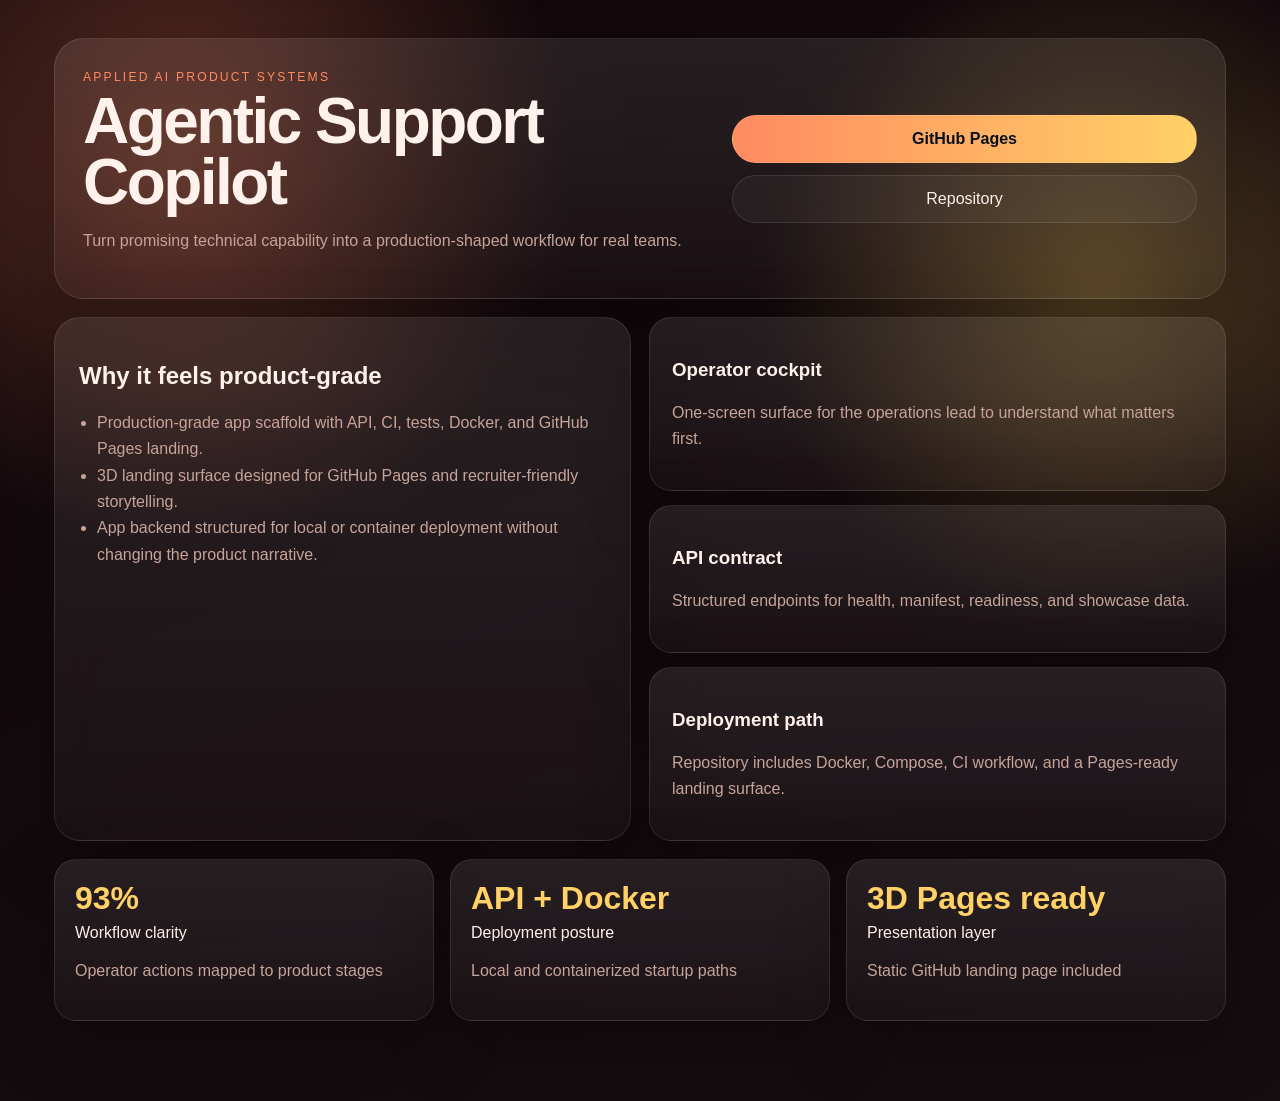
<file: docs/index.html>
<!DOCTYPE html>
<html lang="en">
<head>
  <meta charset="UTF-8" />
  <meta name="viewport" content="width=device-width, initial-scale=1.0" />
  <title>Agentic Support Copilot Landing</title>
  <link rel="stylesheet" href="landing.css" />
</head>
<body>
  <div class="scene" id="scene">
    <div class="backdrop"></div>
    <main class="deck">
      <section class="hero-card glass">
        <div>
          <span class="eyebrow">Applied AI product systems</span>
          <h1>Agentic Support Copilot</h1>
          <p>Turn promising technical capability into a production-shaped workflow for real teams.</p>
        </div>
        <nav class="cta-stack">
          <a class="cta primary" href="https://r-behera.github.io/agentic-support-copilot/">GitHub Pages</a>
          <a class="cta" href="https://github.com/R-behera/agentic-support-copilot">Repository</a>
        </nav>
      </section>
      <section class="orbit-grid">
        <div class="glass panel large">
          <h2>Why it feels product-grade</h2>
          <ul><li>Production-grade app scaffold with API, CI, tests, Docker, and GitHub Pages landing.</li><li>3D landing surface designed for GitHub Pages and recruiter-friendly storytelling.</li><li>App backend structured for local or container deployment without changing the product narrative.</li></ul>
        </div>
        <div id="cards" class="card-stack"></div>
      </section>
      <section class="metrics-row" id="metrics"></section>
    </main>
  </div>
  <script>window.PROJECT_MANIFEST = {"slug": "agentic-support-copilot", "title": "Agentic Support Copilot", "summary": "![Demo Screenshot](demo/screenshot.png)", "domain": "Applied AI product systems", "audience": "operations lead", "promise": "Turn promising technical capability into a production-shaped workflow for real teams.", "hero": ["Production-grade app scaffold with API, CI, tests, Docker, and GitHub Pages landing.", "3D landing surface designed for GitHub Pages and recruiter-friendly storytelling.", "App backend structured for local or container deployment without changing the product narrative."], "kpis": [{"label": "Workflow clarity", "value": "93%", "note": "Operator actions mapped to product stages"}, {"label": "Deployment posture", "value": "API + Docker", "note": "Local and containerized startup paths"}, {"label": "Presentation layer", "value": "3D Pages ready", "note": "Static GitHub landing page included"}], "stages": ["ingest", "validate", "analyze", "decide", "monitor"], "cards": [{"title": "Operator cockpit", "body": "One-screen surface for the operations lead to understand what matters first."}, {"title": "API contract", "body": "Structured endpoints for health, manifest, readiness, and showcase data."}, {"title": "Deployment path", "body": "Repository includes Docker, Compose, CI workflow, and a Pages-ready landing surface."}], "scene": "glass-atlas", "theme": {"bg": "#10070a", "surface": "#1b1116", "ink": "#fff2ec", "muted": "#c7a49b", "accent": "#ff8b61", "accent2": "#ffd166"}, "pages_url": "https://r-behera.github.io/agentic-support-copilot/", "api_examples": {"health": {"status": "ok", "project": "agentic-support-copilot"}, "readiness": {"api": "ready", "landing_page": "docs/index.html", "container": "Dockerfile present"}, "signals": [{"name": "Decision coverage", "status": "strong", "detail": "App and landing narrative aligned"}, {"name": "Operator context", "status": "strong", "detail": "Primary user anchored as operations lead"}, {"name": "Delivery path", "status": "ready", "detail": "Pages + containerized app scaffold generated"}]}};</script>
  <script src="landing.js"></script>
</body>
</html>
</file>
<file: docs/landing.css>
:root{--bg:#10070a;--surface:#1b1116;--ink:#fff2ec;--muted:#c7a49b;--accent:#ff8b61;--accent2:#ffd166;--rx:0deg;--ry:0deg;}*{box-sizing:border-box}html,body{margin:0;min-height:100%;font-family:Inter,Segoe UI,sans-serif;background:var(--bg);color:var(--ink)}.scene{min-height:100vh;overflow:hidden;position:relative;transform-style:preserve-3d;perspective:1600px}.backdrop{position:absolute;inset:-10%;background:radial-gradient(circle at 20% 20%,color-mix(in srgb,var(--accent) 30%, transparent),transparent 24%),radial-gradient(circle at 80% 30%,color-mix(in srgb,var(--accent2) 28%, transparent),transparent 22%),linear-gradient(160deg,var(--bg),color-mix(in srgb,var(--surface) 78%, black));filter:saturate(1.15)}.deck{position:relative;z-index:2;max-width:1220px;margin:0 auto;padding:38px 24px 80px;transform:rotateX(var(--rx)) rotateY(var(--ry));transition:transform .12s ease-out}.glass{background:linear-gradient(180deg,rgba(255,255,255,.09),rgba(255,255,255,.03));border:1px solid rgba(255,255,255,.1);backdrop-filter:blur(22px);box-shadow:0 24px 70px rgba(0,0,0,.28)}.hero-card{display:grid;grid-template-columns:1.15fr .85fr;gap:20px;padding:28px;border-radius:30px;margin-bottom:18px}.eyebrow{letter-spacing:.18em;text-transform:uppercase;font-size:.76rem;color:var(--accent)}h1{font-size:clamp(2.4rem,5vw,4.8rem);line-height:.94;margin:.4rem 0 1rem;letter-spacing:-.04em}p,li{color:var(--muted);line-height:1.65}.cta-stack{display:flex;flex-direction:column;justify-content:center;gap:12px}.cta{display:inline-flex;justify-content:center;padding:14px 18px;border-radius:999px;text-decoration:none;color:var(--ink);border:1px solid rgba(255,255,255,.1);background:rgba(255,255,255,.04)}.primary{background:linear-gradient(90deg,var(--accent),var(--accent2));color:#07111b;font-weight:700}.orbit-grid{display:grid;grid-template-columns:1fr 1fr;gap:18px;margin-bottom:18px}.panel.large{padding:24px;border-radius:26px}.card-stack{display:grid;gap:14px}.flip{padding:22px;border-radius:22px;transform:translateZ(var(--z))}.metrics-row{display:grid;grid-template-columns:repeat(3,minmax(0,1fr));gap:16px}.metric{padding:20px;border-radius:22px}.metric strong{display:block;font-size:2rem;color:var(--accent2);margin-bottom:.4rem}ul{padding-left:18px;margin:14px 0 0}@media(max-width:980px){.hero-card,.orbit-grid,.metrics-row{grid-template-columns:1fr}.deck{padding:22px 16px 60px}}
</file>
